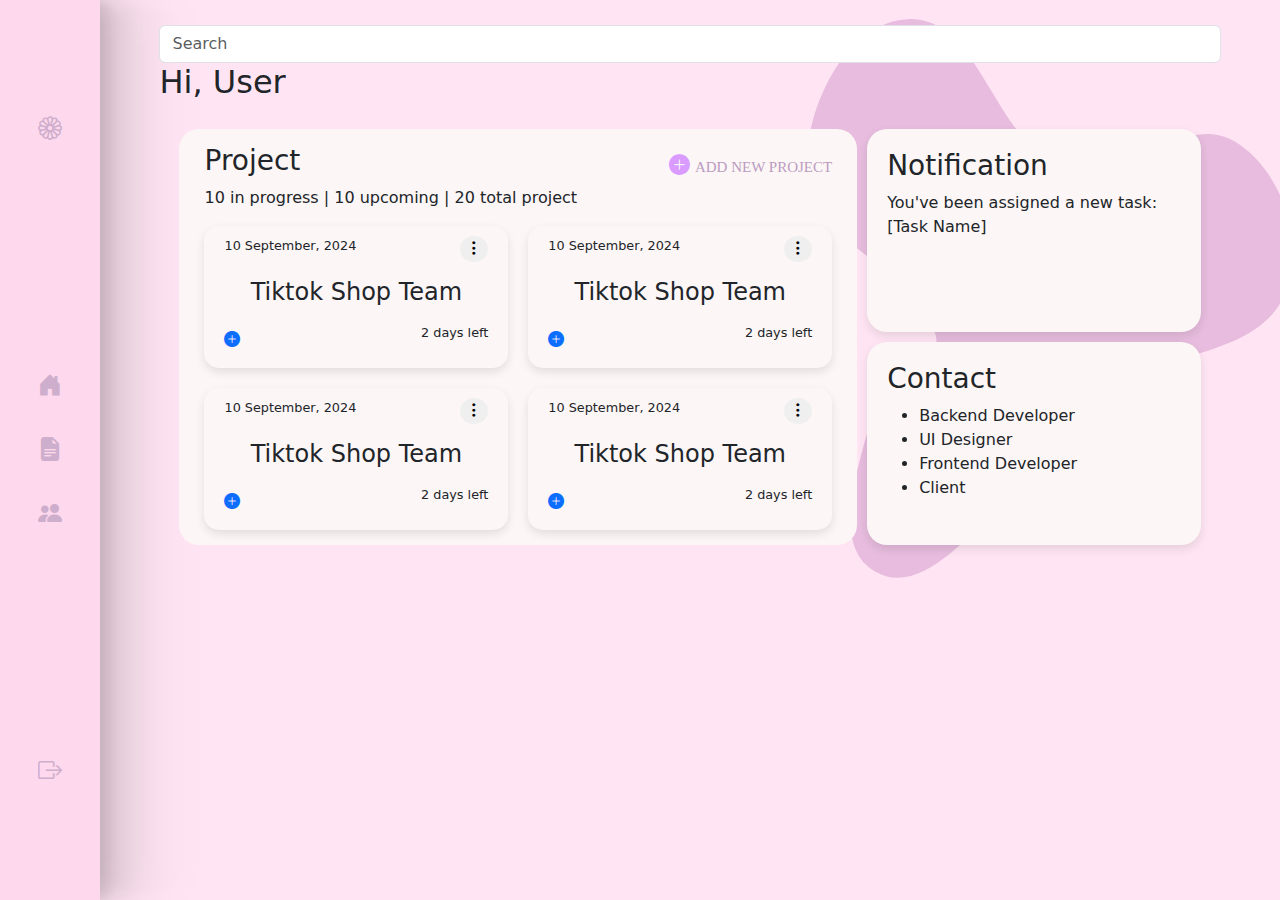
<file: web/index.html>
<!DOCTYPE html>
<html lang="en">
<head>
    <meta charset="UTF-8">
    <meta name="viewport" content="width=device-width, initial-scale=1.0">
    <link href="https://cdn.jsdelivr.net/npm/bootstrap@5.3.3/dist/css/bootstrap.min.css" rel="stylesheet" integrity="sha384-QWTKZyjpPEjISv5WaRU9OFeRpok6YctnYmDr5pNlyT2bRjXh0JMhjY6hW+ALEwIH" crossorigin="anonymous">
    <link rel="stylesheet" href="https://cdn.jsdelivr.net/npm/bootstrap-icons@1.11.3/font/bootstrap-icons.min.css">
    <link rel="stylesheet" href="index.css">
    <title>Flow Manage</title>
</head>
<body>

    <!-- SIDEBAR -->
    <div class="side-navigation d-flex flex-column">
        <a href="" class="d-block"><i class="bi bi-flower1"></i></a>

        <div class="page-nav">
            <a href="" class="d-block"><i class="bi bi-house-door-fill"></i></a>
            <a href="" class="d-block"><i class="bi bi-file-earmark-text-fill"></i></a>
            <a href="" class="d-block"><i class="bi bi-people-fill"></i></a>
        </div>
        <a href="" class="d-block"><i class="bi bi-box-arrow-right"></i></a>
    </div>

    <!-- MAIN BODY -->
    <div class="dashboard">
        <!-- TOP NAVBAR -->
        <div>
            <form class="form-inline my-2 my-lg-0">
                <input class="form-control mr-sm-2" type="search" placeholder="Search" aria-label="Search">
            </form>

            <h2>Hi, User</h2>

            <div class="main">
                <div class="projects">
                    <div class="header">
                        <h3>Project</h3>
                        <a href=""><i class="bi bi-plus-circle-fill"></i>ADD NEW PROJECT</a>
                    </div>
                    <div class="">
                        <p>10 in progress | 10 upcoming | 20 total project</p>
                    </div>
                    <div class="grid">
                        <div class="project-card">
                            <div class="project-head">
                                <span>10 September, 2024</span>
                                <button><i class="bi bi-three-dots-vertical"></i></button>
                            </div>
                            <div class="project-body">
                                <h4>Tiktok Shop Team</h4>
                            </div>
                            <div class="project-foot">
                                <a href=""><i class="bi bi-plus-circle-fill"></i></a>

                                <p>2 days left</p>
                            </div>
                        </div>
                        <div class="project-card">
                            <div class="project-head">
                                <span>10 September, 2024</span>
                                <button><i class="bi bi-three-dots-vertical"></i></button>
                            </div>
                            <div class="project-body">
                                <h4>Tiktok Shop Team</h4>
                            </div>
                            <div class="project-foot">
                                <a href=""><i class="bi bi-plus-circle-fill"></i></a>

                                <p>2 days left</p>
                            </div>
                        </div>
                        <div class="project-card">
                            <div class="project-head">
                                <span>10 September, 2024</span>
                                <button><i class="bi bi-three-dots-vertical"></i></button>
                            </div>
                            <div class="project-body">
                                <h4>Tiktok Shop Team</h4>
                            </div>
                            <div class="project-foot">
                                <a href=""><i class="bi bi-plus-circle-fill"></i></a>

                                <p>2 days left</p>
                            </div>
                        </div>
                        <div class="project-card">
                            <div class="project-head">
                                <span>10 September, 2024</span>
                                <button><i class="bi bi-three-dots-vertical"></i></button>
                            </div>
                            <div class="project-body">
                                <h4>Tiktok Shop Team</h4>
                            </div>
                            <div class="project-foot">
                                <a href=""><i class="bi bi-plus-circle-fill"></i></a>

                                <p>2 days left</p>
                            </div>
                        </div>
                        
                    </div>
                </div>
                
                <div class="notification">
                    <h3>Notification</h3>
                    <p>You've been assigned a new task: [Task Name]</p>
                </div>
                
                <div class="contacts">
                    <h3>Contact</h3>
                    <ul>
                        <li>Backend Developer</li>
                        <li>UI Designer</li>
                        <li>Frontend Developer</li>
                        <li>Client</li>
                    </ul>
                </div>
            </div>
        </div>
    </div>

    <script src="https://cdn.jsdelivr.net/npm/@popperjs/core@2.11.8/dist/umd/popper.min.js" integrity="sha384-I7E8VVD/ismYTF4hNIPjVp/Zjvgyol6VFvRkX/vR+Vc4jQkC+hVqc2pM8ODewa9r" crossorigin="anonymous"></script>
    <script src="https://cdn.jsdelivr.net/npm/bootstrap@5.3.3/dist/js/bootstrap.min.js" integrity="sha384-0pUGZvbkm6XF6gxjEnlmuGrJXVbNuzT9qBBavbLwCsOGabYfZo0T0to5eqruptLy" crossorigin="anonymous"></script>
</body>
</html>
</file>
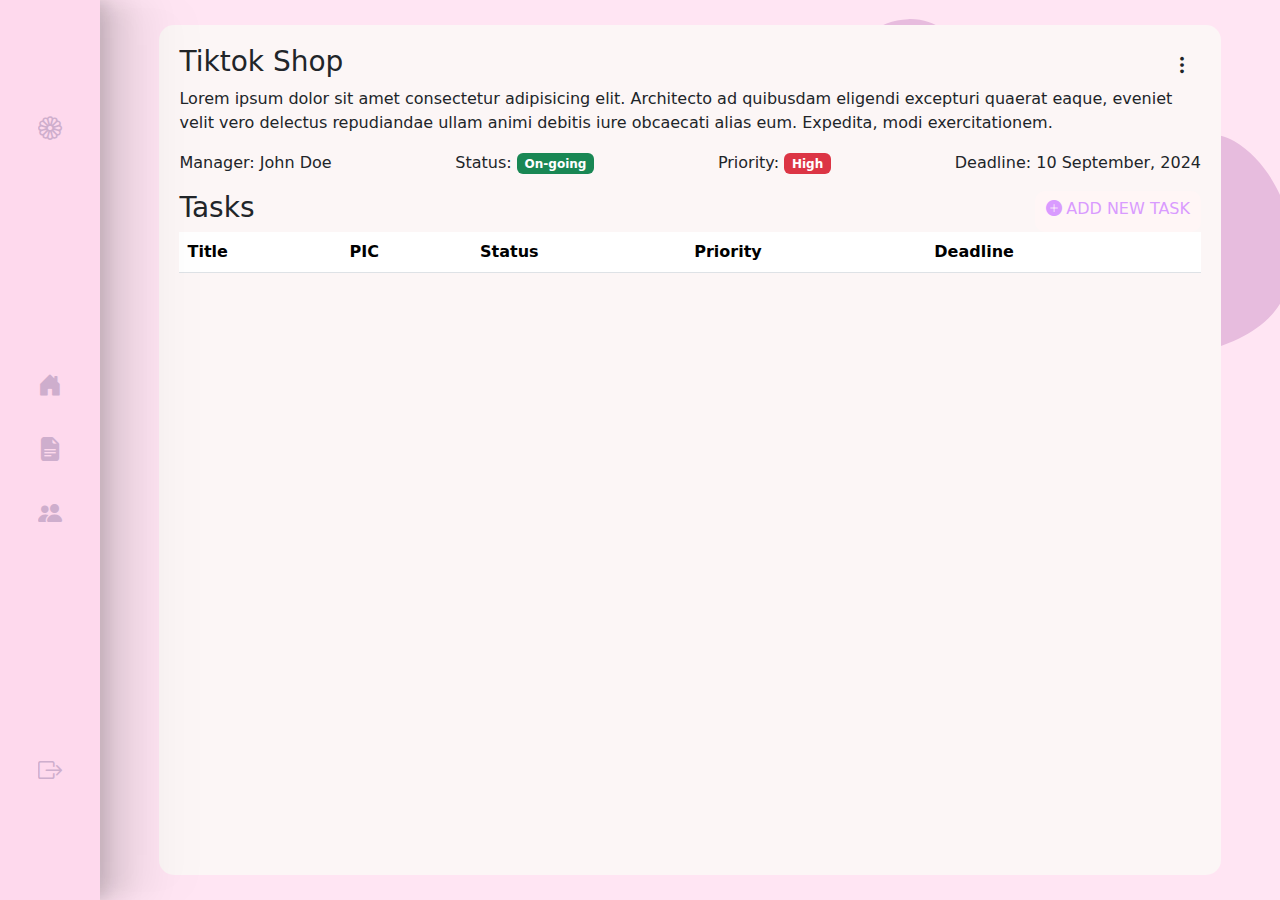
<file: web/project.html>
<!DOCTYPE html>
<html lang="en">
<head>
    <meta charset="UTF-8">
    <meta name="viewport" content="width=device-width, initial-scale=1.0">
    <link href="https://cdn.jsdelivr.net/npm/bootstrap@5.3.3/dist/css/bootstrap.min.css" rel="stylesheet" integrity="sha384-QWTKZyjpPEjISv5WaRU9OFeRpok6YctnYmDr5pNlyT2bRjXh0JMhjY6hW+ALEwIH" crossorigin="anonymous">
    <link rel="stylesheet" href="https://cdn.jsdelivr.net/npm/bootstrap-icons@1.11.3/font/bootstrap-icons.min.css">
    <link rel="stylesheet" href="project.css">
    <title>FlowManage - Projects</title>
</head>
<body>
    
    <div class="side-navigation d-flex flex-column">
        <a href="" class="d-block"><i class="bi bi-flower1"></i></a>

        <div class="page-nav">
            <a href="" class="d-block"><i class="bi bi-house-door-fill"></i></a>
            <a href="" class="d-block"><i class="bi bi-file-earmark-text-fill"></i></a>
            <a href="" class="d-block"><i class="bi bi-people-fill"></i></a>
        </div>
        <a href="" class="d-block"><i class="bi bi-box-arrow-right"></i></a>
    </div>

    <!-- MAIN BODY -->
    <div class="projects">
        <div class="main">
            <div class="project">
                <div class="d-flex flex-row justify-content-between">
                    <h3>Tiktok Shop</h3>
                    <button class="btn btn-sm fs-5" href="#" role="button" data-bs-toggle="dropdown" aria-expanded="false">
                        <i class="bi bi-three-dots-vertical"></i>
                    </button>
                    
                      <ul class="dropdown-menu">
                        <li><a class="dropdown-item" href="#">Edit</a></li>
                        <li><a class="dropdown-item" href="#">Delete</a></li>
                      </ul>
                </div>
                <p>Lorem ipsum dolor sit amet consectetur adipisicing elit. Architecto ad quibusdam eligendi excepturi quaerat eaque, eveniet velit vero delectus repudiandae ullam animi debitis iure obcaecati alias eum. Expedita, modi exercitationem.</p>
                <div class="d-flex flex-row justify-content-between">
                    <p>Manager: <span>John Doe</span></p>
                    <p>Status: <span class="badge bg-success">On-going</span></p>
                    <p>Priority: <span class="badge bg-danger">High</span></p>
                    <p>Deadline: <span>10 September, 2024</span></p>
                </div>
            </div>
            <div class="tasks">
                <div class="d-flex flex-row justify-content-between">
                    <h3>Tasks</h3>
                    <a href="" class="btn text-decoration-none"><i class="bi bi-plus-circle-fill me-1"></i>ADD NEW TASK</a>
                </div>
                <div class="table-responsive">
                    <table class="table">
                        <thead>
                            <tr>
                                <th scope="col">Title</th>
                                <th scope="col">PIC</th>
                                <th scope="col">Status</th>
                                <th scope="col">Priority</th>
                                <th scope="col">Deadline</th>
                            </tr>
                        </thead>
                        <tbody>
                        </tbody>
                    </table>
                </div>
            </div>
        </div>
    </div>

    <script src="https://cdn.jsdelivr.net/npm/@popperjs/core@2.11.8/dist/umd/popper.min.js" integrity="sha384-I7E8VVD/ismYTF4hNIPjVp/Zjvgyol6VFvRkX/vR+Vc4jQkC+hVqc2pM8ODewa9r" crossorigin="anonymous"></script>
    <script src="https://cdn.jsdelivr.net/npm/bootstrap@5.3.3/dist/js/bootstrap.min.js" integrity="sha384-0pUGZvbkm6XF6gxjEnlmuGrJXVbNuzT9qBBavbLwCsOGabYfZo0T0to5eqruptLy" crossorigin="anonymous"></script>
</body>
</html>
</file>
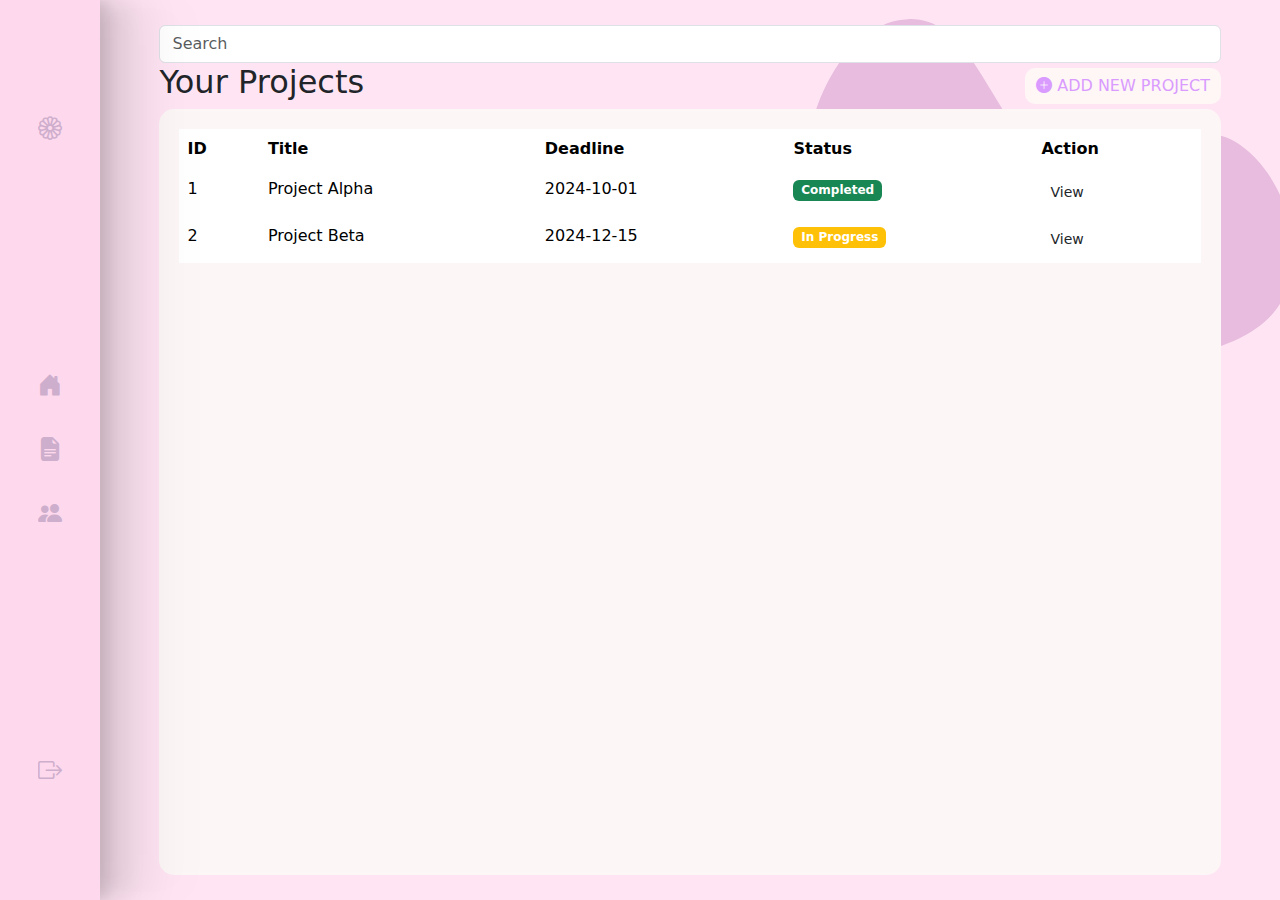
<file: web/projects.html>
<!DOCTYPE html>
<html lang="en">
<head>
    <meta charset="UTF-8">
    <meta name="viewport" content="width=device-width, initial-scale=1.0">
    <link href="https://cdn.jsdelivr.net/npm/bootstrap@5.3.3/dist/css/bootstrap.min.css" rel="stylesheet" integrity="sha384-QWTKZyjpPEjISv5WaRU9OFeRpok6YctnYmDr5pNlyT2bRjXh0JMhjY6hW+ALEwIH" crossorigin="anonymous">
    <link rel="stylesheet" href="https://cdn.jsdelivr.net/npm/bootstrap-icons@1.11.3/font/bootstrap-icons.min.css">
    <link rel="stylesheet" href="projects.css">
    <title>FlowManage - Projects</title>
</head>
<body>
    
    <div class="side-navigation d-flex flex-column">
        <a href="" class="d-block"><i class="bi bi-flower1"></i></a>

        <div class="page-nav">
            <a href="" class="d-block"><i class="bi bi-house-door-fill"></i></a>
            <a href="" class="d-block"><i class="bi bi-file-earmark-text-fill"></i></a>
            <a href="" class="d-block"><i class="bi bi-people-fill"></i></a>
        </div>
        <a href="" class="d-block"><i class="bi bi-box-arrow-right"></i></a>
    </div>

    <!-- MAIN BODY -->
    <div class="projects">
        <!-- TOP NAVBAR -->
        <div class="d-flex flex-column">
            <form class="form-inline my-2 my-lg-0">
                <input class="form-control mr-sm-2" type="search" placeholder="Search" aria-label="Search">
            </form>

            <div class="top-header d-flex flex-row justify-content-between align-items-center">
                <h2>Your Projects</h2>
                <a href="" class="btn btn-sm text-decoration-none">
                    <i class="bi bi-plus-circle-fill font"></i>
                    ADD NEW PROJECT
                </a>
            </div>

            <div class="main">
                <table class="table table-borderless table-hover">
                    <thead class="">
                        <tr>
                            <th>ID</th>
                            <th>Title</th>
                            <th>Deadline</th>
                            <th>Status</th>
                            <th>Action</th>
                        </tr>
                    </thead>
                    <tbody>
                        <!-- Example rows -->
                        <tr>
                            <td>1</td>
                            <td>Project Alpha</td>
                            <td>2024-10-01</td>
                            <td><span class="badge bg-success">Completed</span></td>
                            <td>
                                <button class="btn btn-sm">View</button>
                            </td>
                        </tr>
                        <tr>
                            <td>2</td>
                            <td>Project Beta</td>
                            <td>2024-12-15</td>
                            <td><span class="badge bg-warning">In Progress</span></td>
                            <td>
                                <button class="btn btn-sm">View</button>
                            </td>
                        </tr>
                    </tbody>
                </table>
            </div>
        </div>
    </div>

    <script src="https://cdn.jsdelivr.net/npm/@popperjs/core@2.11.8/dist/umd/popper.min.js" integrity="sha384-I7E8VVD/ismYTF4hNIPjVp/Zjvgyol6VFvRkX/vR+Vc4jQkC+hVqc2pM8ODewa9r" crossorigin="anonymous"></script>
    <script src="https://cdn.jsdelivr.net/npm/bootstrap@5.3.3/dist/js/bootstrap.min.js" integrity="sha384-0pUGZvbkm6XF6gxjEnlmuGrJXVbNuzT9qBBavbLwCsOGabYfZo0T0to5eqruptLy" crossorigin="anonymous"></script>
</body>
</html>
</file>
<file: web/index.css>
body {
    background-image: url("background.svg");   
    width: 100dvw;
    height: 100dvh;
    display: flex;
}

.side-navigation {
    width: 110px;
    height: 100%;
    background-color: #FED9ED;
    justify-content: space-around;
    box-shadow: 143px 0px 40px 0px rgba(0, 0, 0, 0.00), 92px 0px 37px 0px rgba(0, 0, 0, 0.01), 52px 0px 31px 0px rgba(0, 0, 0, 0.05), 23px 0px 23px 0px rgba(0, 0, 0, 0.09), 6px 0px 13px 0px rgba(0, 0, 0, 0.10);

}

.side-navigation a {
    width: 100%;
    border-radius: 50px;
    text-align: center;
    font-size: 1.5rem;
    font-weight: bold;
    padding: 9px 0;
    color: #BB9CC0;
    opacity: 70%;
}

.side-navigation a:hover {
    opacity: 100%;
}

.page-nav {
    display: flex;
    flex-direction: column;
    gap: 10px;
}

.dashboard {
    width: 100%;
    height: 100%;
    padding: 25px 59px;
}

.main {
    display: grid;
    grid-template-columns: repeat(3, 1fr);
    grid-template-rows: repeat(2, 1fr);
    grid-column-gap: 10px;
    grid-row-gap: 10px;
    padding: 20px;
}

.projects {
    grid-area: 1 / 1 / 3 / 3;
    height: 100%;
    padding: 15px 25px;
}

.header {
    display: flex;
    justify-content: space-between;
    align-items: center;
}

.header a {
    text-decoration: none;
    color: #BB9CC0;
    color: var(--purple, #BB9CC0);
    font-family: Alata;
    font-size: 15px;
    font-style: normal;
    font-weight: 400;
    line-height: normal;
}

.header a > i {
    margin-right: 5px;
    color: #D99BFF;
    font-size: 1.3rem;
}

.grid {
    display: grid;
    grid-template-columns: repeat(2, 1fr);
    gap: 20px;
}

.project-card {
    padding: 10px 20px;
    border-radius: 15px;
    box-shadow: 0 4px 10px rgba(0, 0, 0, 0.1);
}

.project-head {
    display: flex;
    justify-content: space-between;
}

.project-head span {
    font-size: 0.8rem;
    vertical-align: middle;
}

.project-head button {
    border: none;
    background-color: none;
    border-radius: 50%;
}

.project-body {
    text-align: center;
    margin: 1rem 0;
}

.project-foot {
    display: flex;
    justify-content: space-between;
    align-items: center;
}

.project-foot p {
    font-size: 0.8rem;
}

.notification, .contacts {
    grid-area: 1 / 3 / 2 / 4;
    padding: 20px;
    border-radius: 15px;
    box-shadow: 0 4px 10px rgba(0, 0, 0, 0.1);
}

.contacts {
    grid-area: 2 / 3 / 3 / 4;
}

.notification, .projects, .contacts {
    background-color: #FCF6F6;
    border-radius: 20px;
}
</file>
<file: web/project.css>
body {
    background-image: url("background.svg");   
    width: 100dvw;
    height: 100dvh;
    display: flex;
}

.side-navigation {
    width: 110px;
    height: 100%;
    background-color: #FED9ED;
    justify-content: space-around;
    box-shadow: 143px 0px 40px 0px rgba(0, 0, 0, 0.00), 92px 0px 37px 0px rgba(0, 0, 0, 0.01), 52px 0px 31px 0px rgba(0, 0, 0, 0.05), 23px 0px 23px 0px rgba(0, 0, 0, 0.09), 6px 0px 13px 0px rgba(0, 0, 0, 0.10);
    position: sticky;
}

.side-navigation a {
    width: 100%;
    border-radius: 50px;
    text-align: center;
    font-size: 1.5rem;
    font-weight: bold;
    padding: 9px 0;
    color: #BB9CC0;
    opacity: 70%;
}

.side-navigation a:hover {
    opacity: 100%;
}

.page-nav {
    display: flex;
    flex-direction: column;
    gap: 10px;
}

.projects {
    width: 100%;
    height: 100%;
    padding: 25px 59px;
}

.projects > div {
    height: 100%;
}

.top-header a {
    font-size: 1rem;
    color: #D99BFF;
    background-color: #FFF6F6;
    border-radius: 10px;
    padding: 5px 10px;
}

.main {
    width: 100%;
    height: 100%;
    padding: 20px;
    background-color: #FCF6F6;
    border-radius: 15px;
}

.tasks > div > a {
    font-size: 1rem;
    color: #D99BFF;
    background-color: #FFF6F6;
    border-radius: 10px;
    padding: 5px 10px;
}
</file>
<file: web/projects.css>
body {
    background-image: url("background.svg");   
    width: 100dvw;
    height: 100dvh;
    display: flex;
}

.side-navigation {
    width: 110px;
    height: 100%;
    background-color: #FED9ED;
    justify-content: space-around;
    box-shadow: 143px 0px 40px 0px rgba(0, 0, 0, 0.00), 92px 0px 37px 0px rgba(0, 0, 0, 0.01), 52px 0px 31px 0px rgba(0, 0, 0, 0.05), 23px 0px 23px 0px rgba(0, 0, 0, 0.09), 6px 0px 13px 0px rgba(0, 0, 0, 0.10);
    position: sticky;
}

.side-navigation a {
    width: 100%;
    border-radius: 50px;
    text-align: center;
    font-size: 1.5rem;
    font-weight: bold;
    padding: 9px 0;
    color: #BB9CC0;
    opacity: 70%;
}

.side-navigation a:hover {
    opacity: 100%;
}

.page-nav {
    display: flex;
    flex-direction: column;
    gap: 10px;
}

.projects {
    width: 100%;
    height: 100%;
    padding: 25px 59px;
}

.projects > div {
    height: 100%;
}

.top-header a {
    font-size: 1rem;
    color: #D99BFF;
    background-color: #FFF6F6;
    border-radius: 10px;
    padding: 5px 10px;
}

.main {
    width: 100%;
    height: 100%;
    padding: 20px;
    background-color: #FCF6F6;
    border-radius: 15px;
}
</file>
